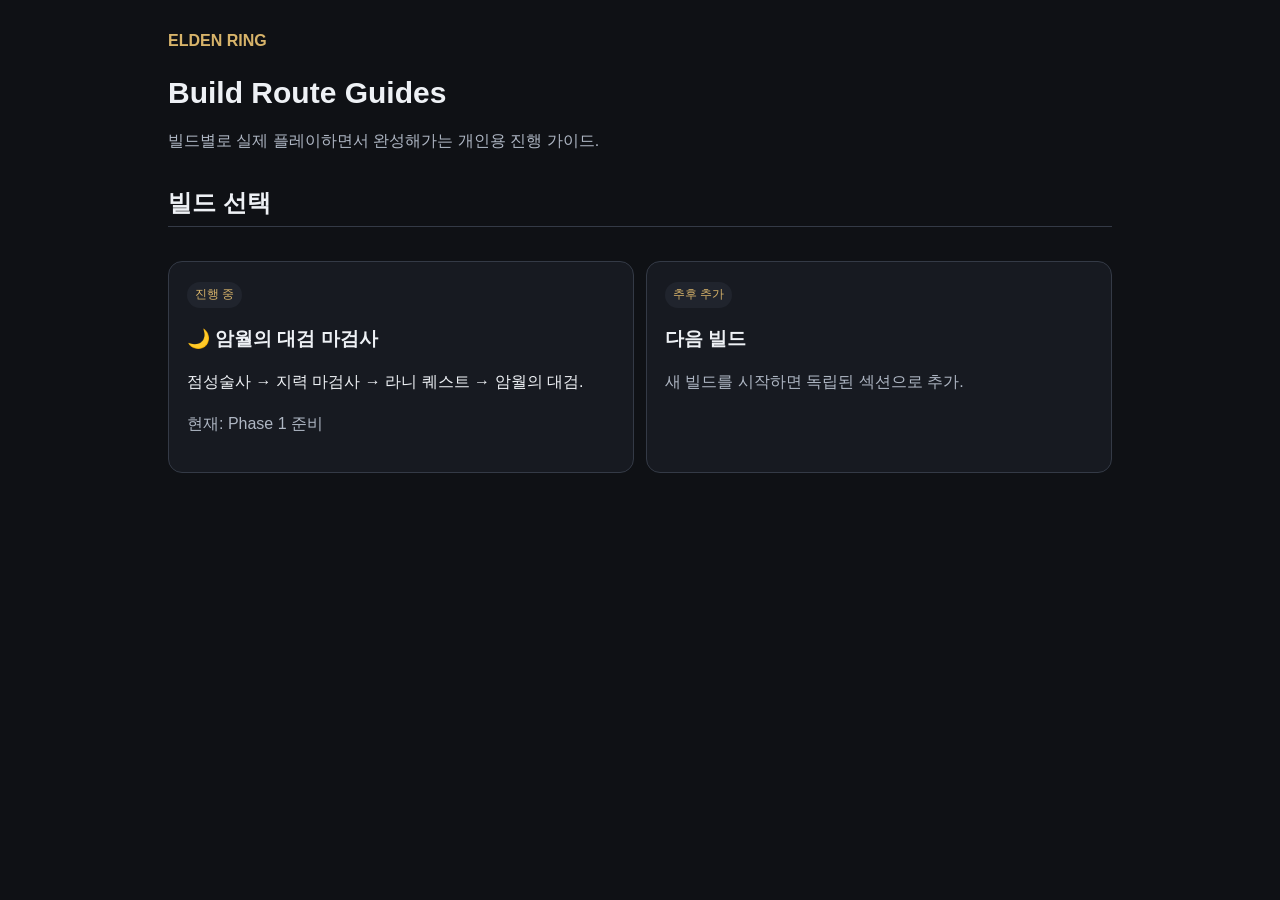
<file: index.html>
<!doctype html><html lang="ko"><head><meta charset="utf-8"><meta name="viewport" content="width=device-width,initial-scale=1"><title>Elden Ring Build Guides</title><link rel="stylesheet" href="assets/css/style.css"></head><body><main><div class="subtitle">ELDEN RING</div><h1>Build Route Guides</h1><p class="muted">빌드별로 실제 플레이하면서 완성해가는 개인용 진행 가이드.</p><h2>빌드 선택</h2><div class="grid"><a class="card build-card" href="builds/dark-moon-greatsword/index.html"><span class="status">진행 중</span><h3>🌙 암월의 대검 마검사</h3><p>점성술사 → 지력 마검사 → 라니 퀘스트 → 암월의 대검.</p><p class="muted">현재: Phase 1 준비</p></a><div class="card"><span class="status">추후 추가</span><h3>다음 빌드</h3><p class="muted">새 빌드를 시작하면 독립된 섹션으로 추가.</p></div></div></main></body></html>
</file>
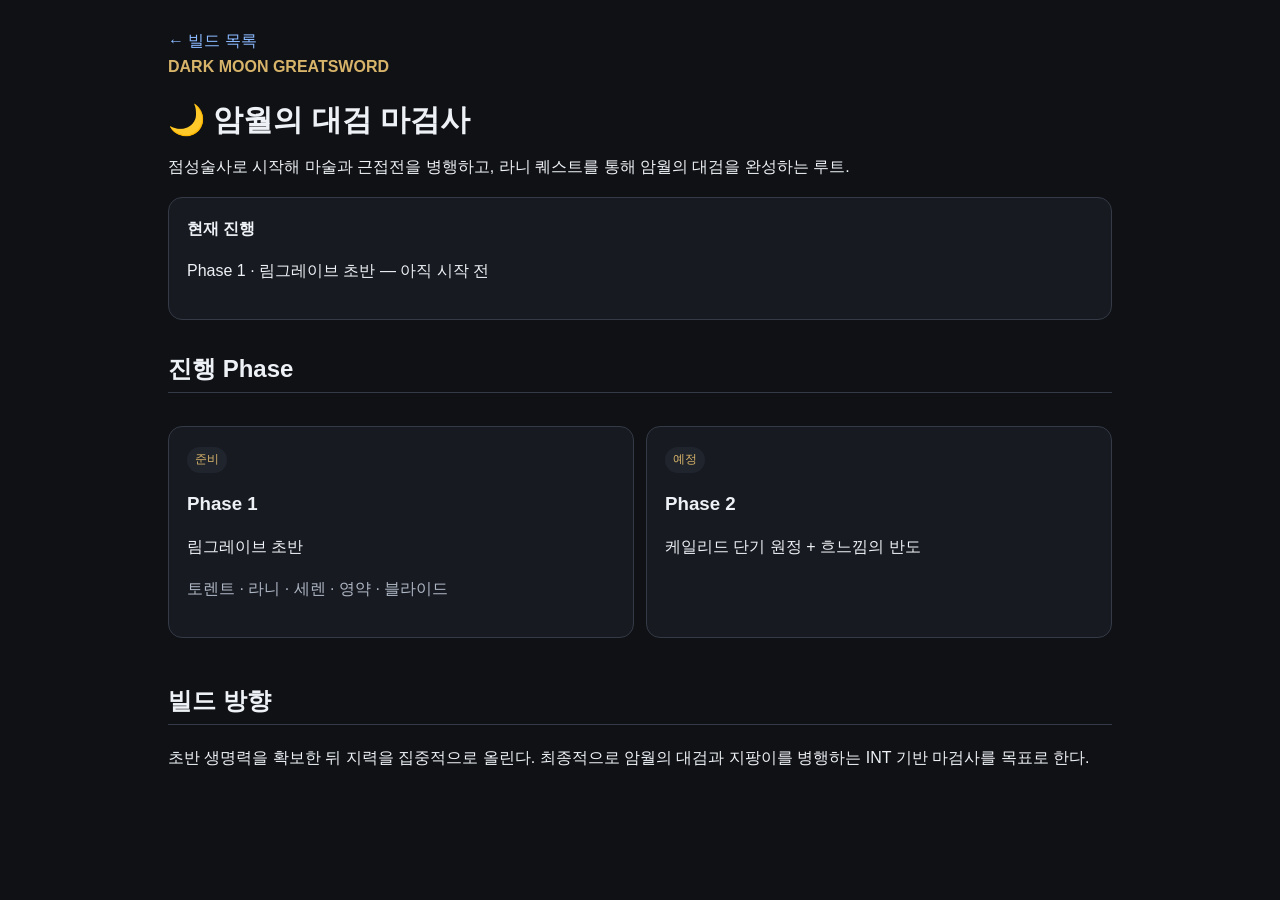
<file: builds/dark-moon-greatsword/index.html>
<!doctype html><html lang="ko"><head><meta charset="utf-8"><meta name="viewport" content="width=device-width,initial-scale=1"><title>암월의 대검 마검사</title><link rel="stylesheet" href="../../assets/css/style.css"></head><body><main><a href="../../index.html">← 빌드 목록</a><div class="subtitle">DARK MOON GREATSWORD</div><h1>🌙 암월의 대검 마검사</h1><p>점성술사로 시작해 마술과 근접전을 병행하고, 라니 퀘스트를 통해 암월의 대검을 완성하는 루트.</p><div class="card"><b>현재 진행</b><p>Phase 1 · 림그레이브 초반 — 아직 시작 전</p></div><h2>진행 Phase</h2><div class="grid"><a class="card build-card" href="phase-01.html"><span class="status">준비</span><h3>Phase 1</h3><p>림그레이브 초반</p><p class="muted">토렌트 · 라니 · 세렌 · 영약 · 블라이드</p></a><div class="card"><span class="status">예정</span><h3>Phase 2</h3><p>케일리드 단기 원정 + 흐느낌의 반도</p></div></div><h2>빌드 방향</h2><p>초반 생명력을 확보한 뒤 지력을 집중적으로 올린다. 최종적으로 암월의 대검과 지팡이를 병행하는 INT 기반 마검사를 목표로 한다.</p></main></body></html>
</file>
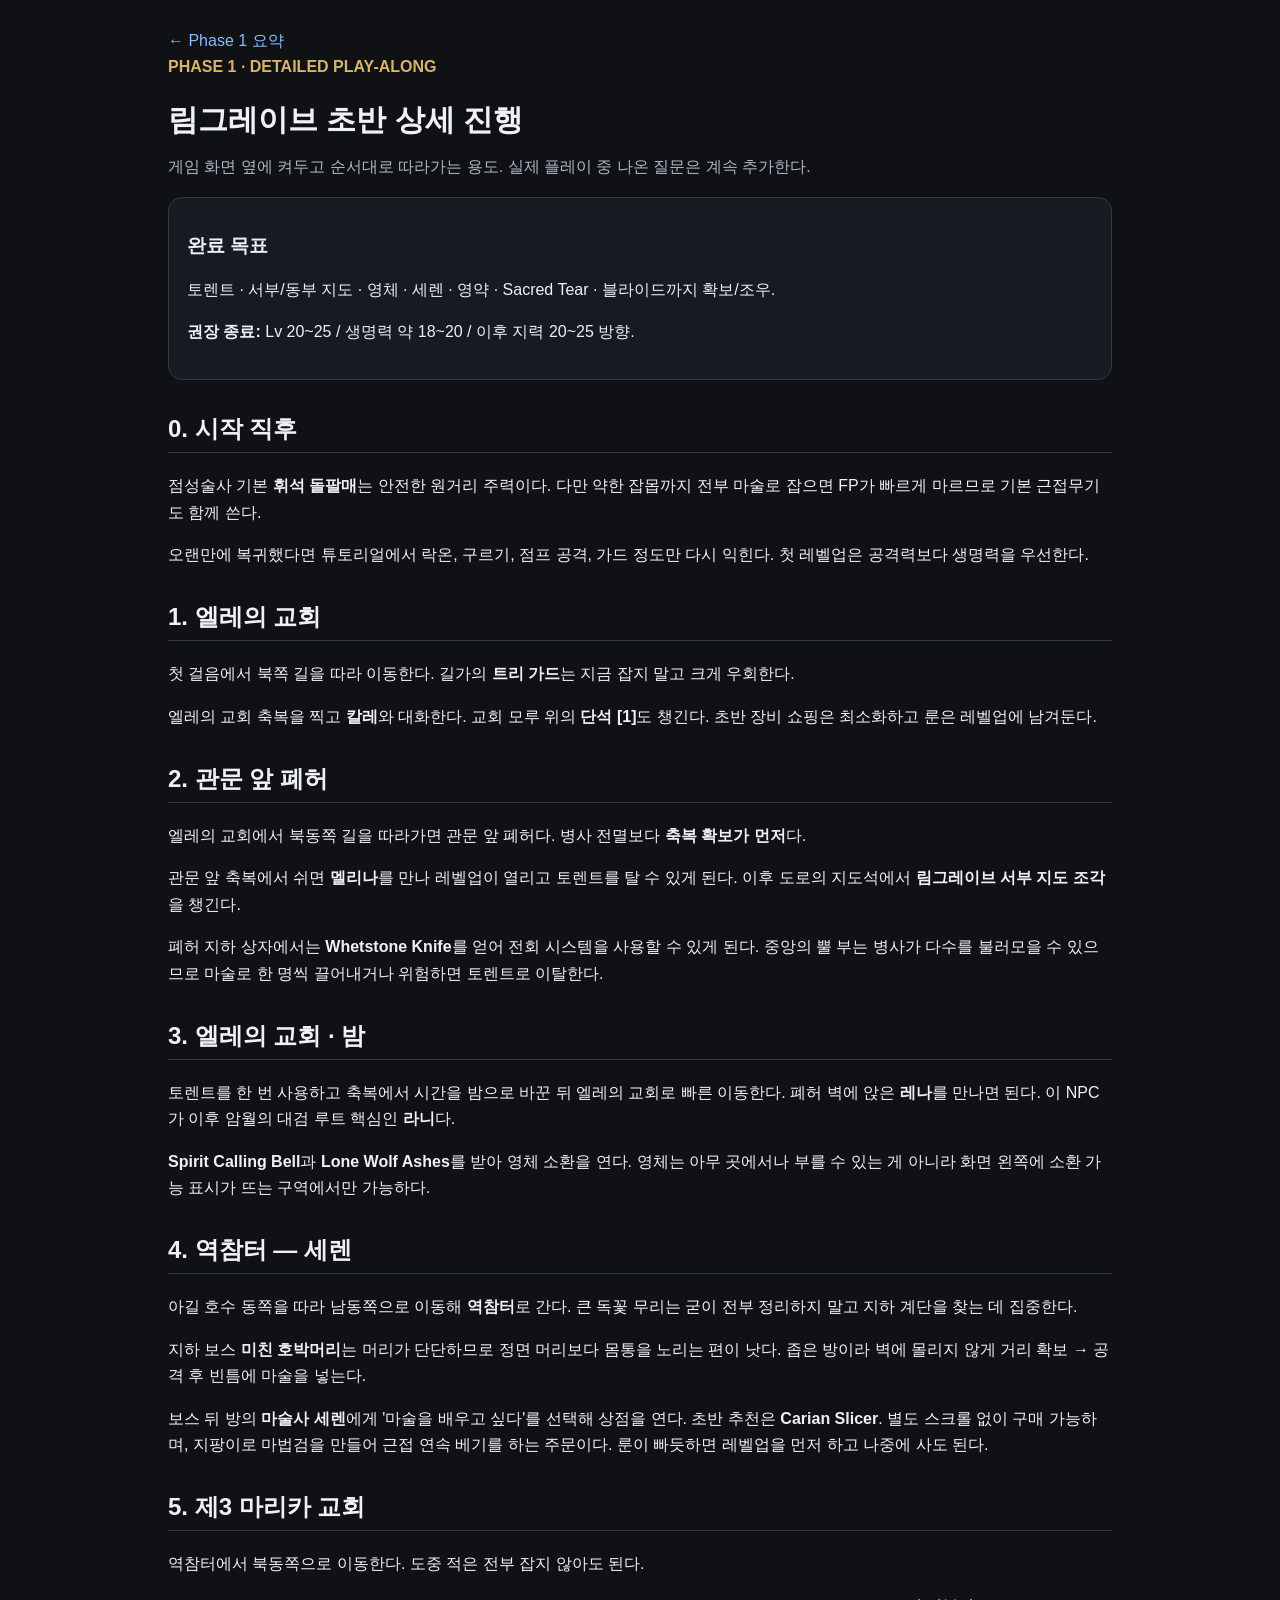
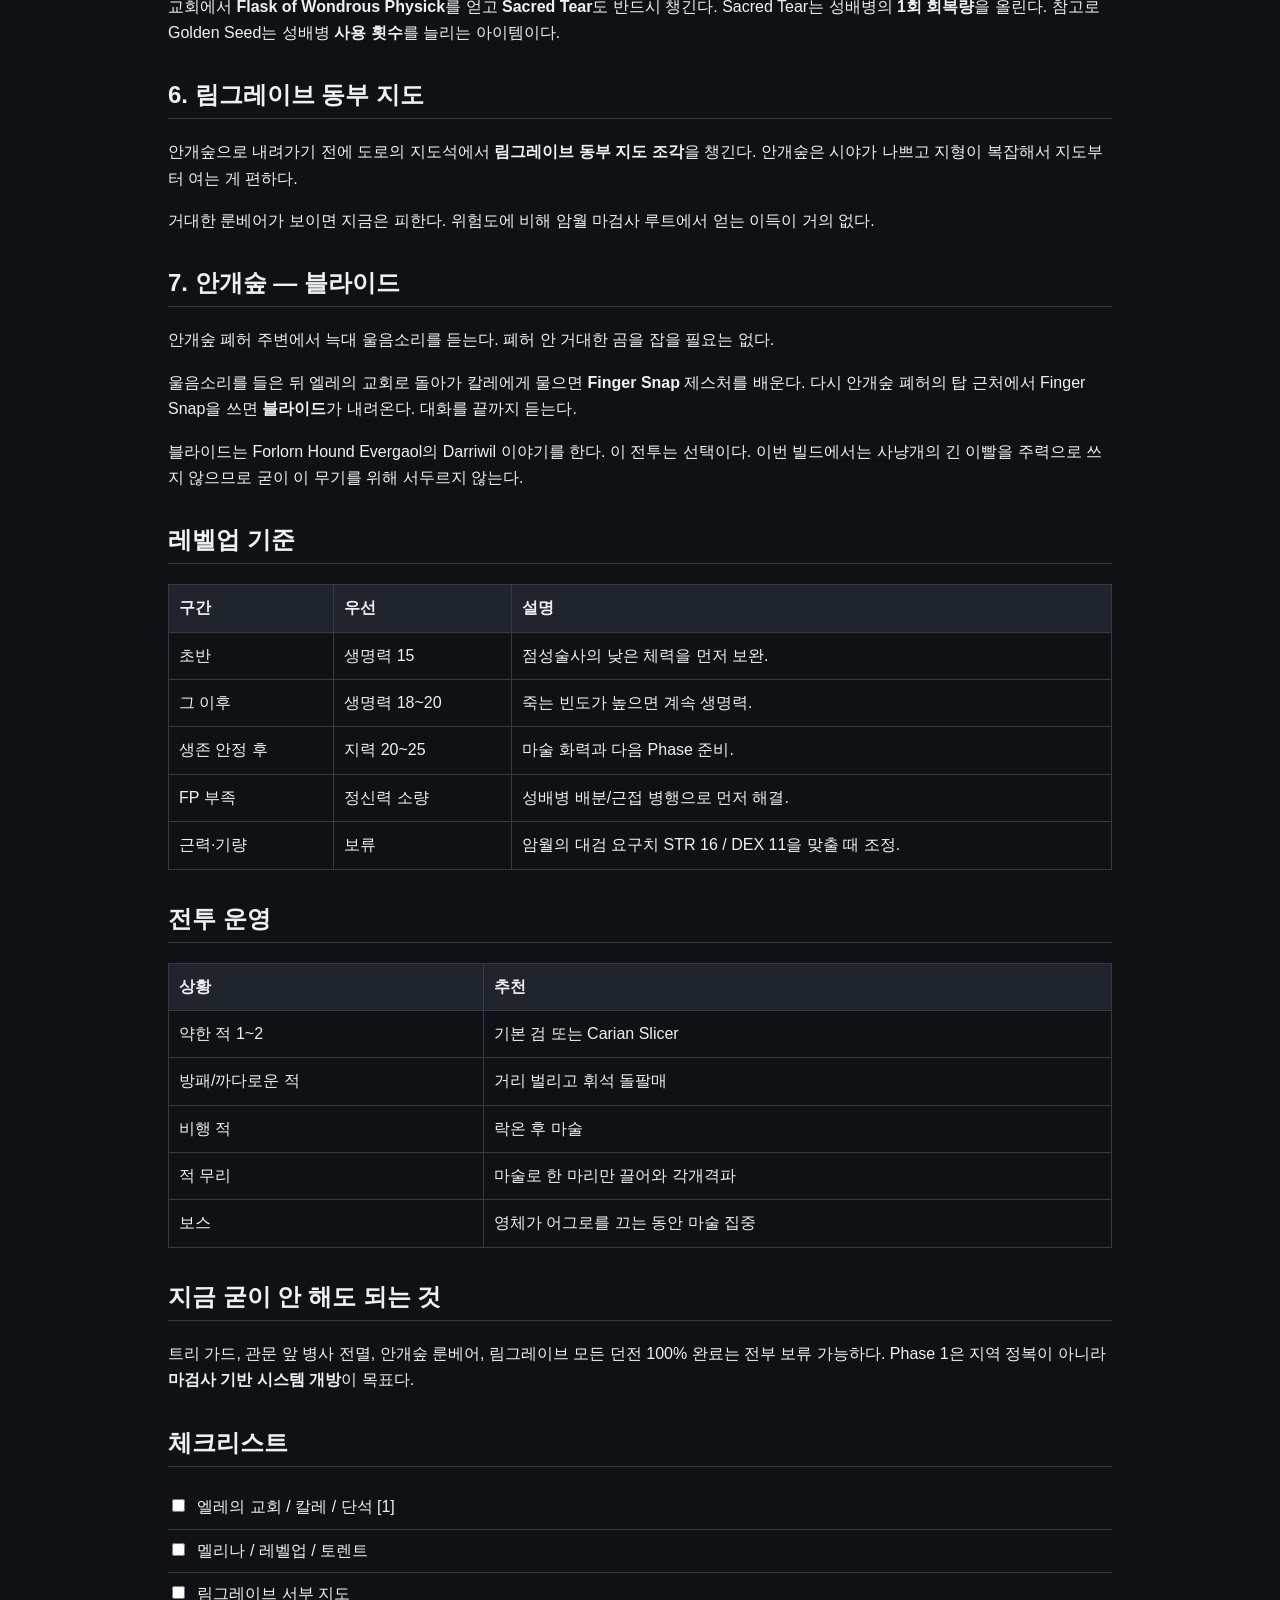
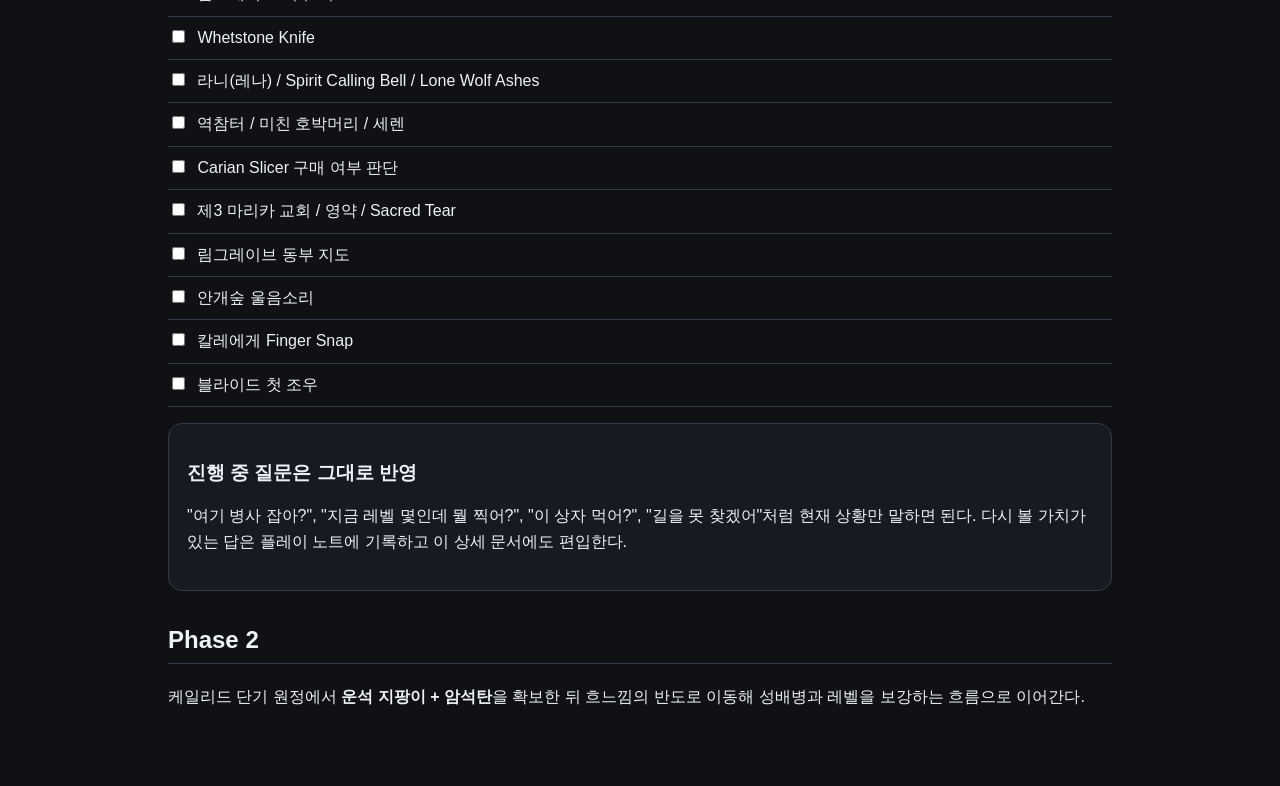
<file: builds/dark-moon-greatsword/phase-01-detailed.html>
<!doctype html><html lang="ko"><head><meta charset="utf-8"><meta name="viewport" content="width=device-width,initial-scale=1"><title>Phase 1 상세 가이드</title><link rel="stylesheet" href="../../assets/css/style.css"></head><body><main><a href="phase-01.html">← Phase 1 요약</a><div class="subtitle">PHASE 1 · DETAILED PLAY-ALONG</div><h1>림그레이브 초반 상세 진행</h1><p class="muted">게임 화면 옆에 켜두고 순서대로 따라가는 용도. 실제 플레이 중 나온 질문은 계속 추가한다.</p><div class="card"><h3>완료 목표</h3><p>토렌트 · 서부/동부 지도 · 영체 · 세렌 · 영약 · Sacred Tear · 블라이드까지 확보/조우.</p><p><b>권장 종료:</b> Lv 20~25 / 생명력 약 18~20 / 이후 지력 20~25 방향.</p></div><h2>0. 시작 직후</h2><p>점성술사 기본 <b>휘석 돌팔매</b>는 안전한 원거리 주력이다. 다만 약한 잡몹까지 전부 마술로 잡으면 FP가 빠르게 마르므로 기본 근접무기도 함께 쓴다.</p><p>오랜만에 복귀했다면 튜토리얼에서 락온, 구르기, 점프 공격, 가드 정도만 다시 익힌다. 첫 레벨업은 공격력보다 생명력을 우선한다.</p><h2>1. 엘레의 교회</h2><p>첫 걸음에서 북쪽 길을 따라 이동한다. 길가의 <b>트리 가드</b>는 지금 잡지 말고 크게 우회한다.</p><p>엘레의 교회 축복을 찍고 <b>칼레</b>와 대화한다. 교회 모루 위의 <b>단석 [1]</b>도 챙긴다. 초반 장비 쇼핑은 최소화하고 룬은 레벨업에 남겨둔다.</p><h2>2. 관문 앞 폐허</h2><p>엘레의 교회에서 북동쪽 길을 따라가면 관문 앞 폐허다. 병사 전멸보다 <b>축복 확보가 먼저</b>다.</p><p>관문 앞 축복에서 쉬면 <b>멜리나</b>를 만나 레벨업이 열리고 토렌트를 탈 수 있게 된다. 이후 도로의 지도석에서 <b>림그레이브 서부 지도 조각</b>을 챙긴다.</p><p>폐허 지하 상자에서는 <b>Whetstone Knife</b>를 얻어 전회 시스템을 사용할 수 있게 된다. 중앙의 뿔 부는 병사가 다수를 불러모을 수 있으므로 마술로 한 명씩 끌어내거나 위험하면 토렌트로 이탈한다.</p><h2>3. 엘레의 교회 · 밤</h2><p>토렌트를 한 번 사용하고 축복에서 시간을 밤으로 바꾼 뒤 엘레의 교회로 빠른 이동한다. 폐허 벽에 앉은 <b>레나</b>를 만나면 된다. 이 NPC가 이후 암월의 대검 루트 핵심인 <b>라니</b>다.</p><p><b>Spirit Calling Bell</b>과 <b>Lone Wolf Ashes</b>를 받아 영체 소환을 연다. 영체는 아무 곳에서나 부를 수 있는 게 아니라 화면 왼쪽에 소환 가능 표시가 뜨는 구역에서만 가능하다.</p><h2>4. 역참터 — 세렌</h2><p>아길 호수 동쪽을 따라 남동쪽으로 이동해 <b>역참터</b>로 간다. 큰 독꽃 무리는 굳이 전부 정리하지 말고 지하 계단을 찾는 데 집중한다.</p><p>지하 보스 <b>미친 호박머리</b>는 머리가 단단하므로 정면 머리보다 몸통을 노리는 편이 낫다. 좁은 방이라 벽에 몰리지 않게 거리 확보 → 공격 후 빈틈에 마술을 넣는다.</p><p>보스 뒤 방의 <b>마술사 세렌</b>에게 '마술을 배우고 싶다'를 선택해 상점을 연다. 초반 추천은 <b>Carian Slicer</b>. 별도 스크롤 없이 구매 가능하며, 지팡이로 마법검을 만들어 근접 연속 베기를 하는 주문이다. 룬이 빠듯하면 레벨업을 먼저 하고 나중에 사도 된다.</p><h2>5. 제3 마리카 교회</h2><p>역참터에서 북동쪽으로 이동한다. 도중 적은 전부 잡지 않아도 된다.</p><p>교회에서 <b>Flask of Wondrous Physick</b>를 얻고 <b>Sacred Tear</b>도 반드시 챙긴다. Sacred Tear는 성배병의 <b>1회 회복량</b>을 올린다. 참고로 Golden Seed는 성배병 <b>사용 횟수</b>를 늘리는 아이템이다.</p><h2>6. 림그레이브 동부 지도</h2><p>안개숲으로 내려가기 전에 도로의 지도석에서 <b>림그레이브 동부 지도 조각</b>을 챙긴다. 안개숲은 시야가 나쁘고 지형이 복잡해서 지도부터 여는 게 편하다.</p><p>거대한 룬베어가 보이면 지금은 피한다. 위험도에 비해 암월 마검사 루트에서 얻는 이득이 거의 없다.</p><h2>7. 안개숲 — 블라이드</h2><p>안개숲 폐허 주변에서 늑대 울음소리를 듣는다. 폐허 안 거대한 곰을 잡을 필요는 없다.</p><p>울음소리를 들은 뒤 엘레의 교회로 돌아가 칼레에게 물으면 <b>Finger Snap</b> 제스처를 배운다. 다시 안개숲 폐허의 탑 근처에서 Finger Snap을 쓰면 <b>블라이드</b>가 내려온다. 대화를 끝까지 듣는다.</p><p>블라이드는 Forlorn Hound Evergaol의 Darriwil 이야기를 한다. 이 전투는 선택이다. 이번 빌드에서는 사냥개의 긴 이빨을 주력으로 쓰지 않으므로 굳이 이 무기를 위해 서두르지 않는다.</p><h2>레벨업 기준</h2><table><tr><th>구간</th><th>우선</th><th>설명</th></tr><tr><td>초반</td><td>생명력 15</td><td>점성술사의 낮은 체력을 먼저 보완.</td></tr><tr><td>그 이후</td><td>생명력 18~20</td><td>죽는 빈도가 높으면 계속 생명력.</td></tr><tr><td>생존 안정 후</td><td>지력 20~25</td><td>마술 화력과 다음 Phase 준비.</td></tr><tr><td>FP 부족</td><td>정신력 소량</td><td>성배병 배분/근접 병행으로 먼저 해결.</td></tr><tr><td>근력·기량</td><td>보류</td><td>암월의 대검 요구치 STR 16 / DEX 11을 맞출 때 조정.</td></tr></table><h2>전투 운영</h2><table><tr><th>상황</th><th>추천</th></tr><tr><td>약한 적 1~2</td><td>기본 검 또는 Carian Slicer</td></tr><tr><td>방패/까다로운 적</td><td>거리 벌리고 휘석 돌팔매</td></tr><tr><td>비행 적</td><td>락온 후 마술</td></tr><tr><td>적 무리</td><td>마술로 한 마리만 끌어와 각개격파</td></tr><tr><td>보스</td><td>영체가 어그로를 끄는 동안 마술 집중</td></tr></table><h2>지금 굳이 안 해도 되는 것</h2><p>트리 가드, 관문 앞 병사 전멸, 안개숲 룬베어, 림그레이브 모든 던전 100% 완료는 전부 보류 가능하다. Phase 1은 지역 정복이 아니라 <b>마검사 기반 시스템 개방</b>이 목표다.</p><h2>체크리스트</h2><ul class="checklist"><li><label><input type="checkbox"> 엘레의 교회 / 칼레 / 단석 [1]</label></li><li><label><input type="checkbox"> 멜리나 / 레벨업 / 토렌트</label></li><li><label><input type="checkbox"> 림그레이브 서부 지도</label></li><li><label><input type="checkbox"> Whetstone Knife</label></li><li><label><input type="checkbox"> 라니(레나) / Spirit Calling Bell / Lone Wolf Ashes</label></li><li><label><input type="checkbox"> 역참터 / 미친 호박머리 / 세렌</label></li><li><label><input type="checkbox"> Carian Slicer 구매 여부 판단</label></li><li><label><input type="checkbox"> 제3 마리카 교회 / 영약 / Sacred Tear</label></li><li><label><input type="checkbox"> 림그레이브 동부 지도</label></li><li><label><input type="checkbox"> 안개숲 울음소리</label></li><li><label><input type="checkbox"> 칼레에게 Finger Snap</label></li><li><label><input type="checkbox"> 블라이드 첫 조우</label></li></ul><div class="card"><h3>진행 중 질문은 그대로 반영</h3><p>"여기 병사 잡아?", "지금 레벨 몇인데 뭘 찍어?", "이 상자 먹어?", "길을 못 찾겠어"처럼 현재 상황만 말하면 된다. 다시 볼 가치가 있는 답은 플레이 노트에 기록하고 이 상세 문서에도 편입한다.</p></div><h2>Phase 2</h2><p>케일리드 단기 원정에서 <b>운석 지팡이 + 암석탄</b>을 확보한 뒤 흐느낌의 반도로 이동해 성배병과 레벨을 보강하는 흐름으로 이어간다.</p></main></body></html>
</file>
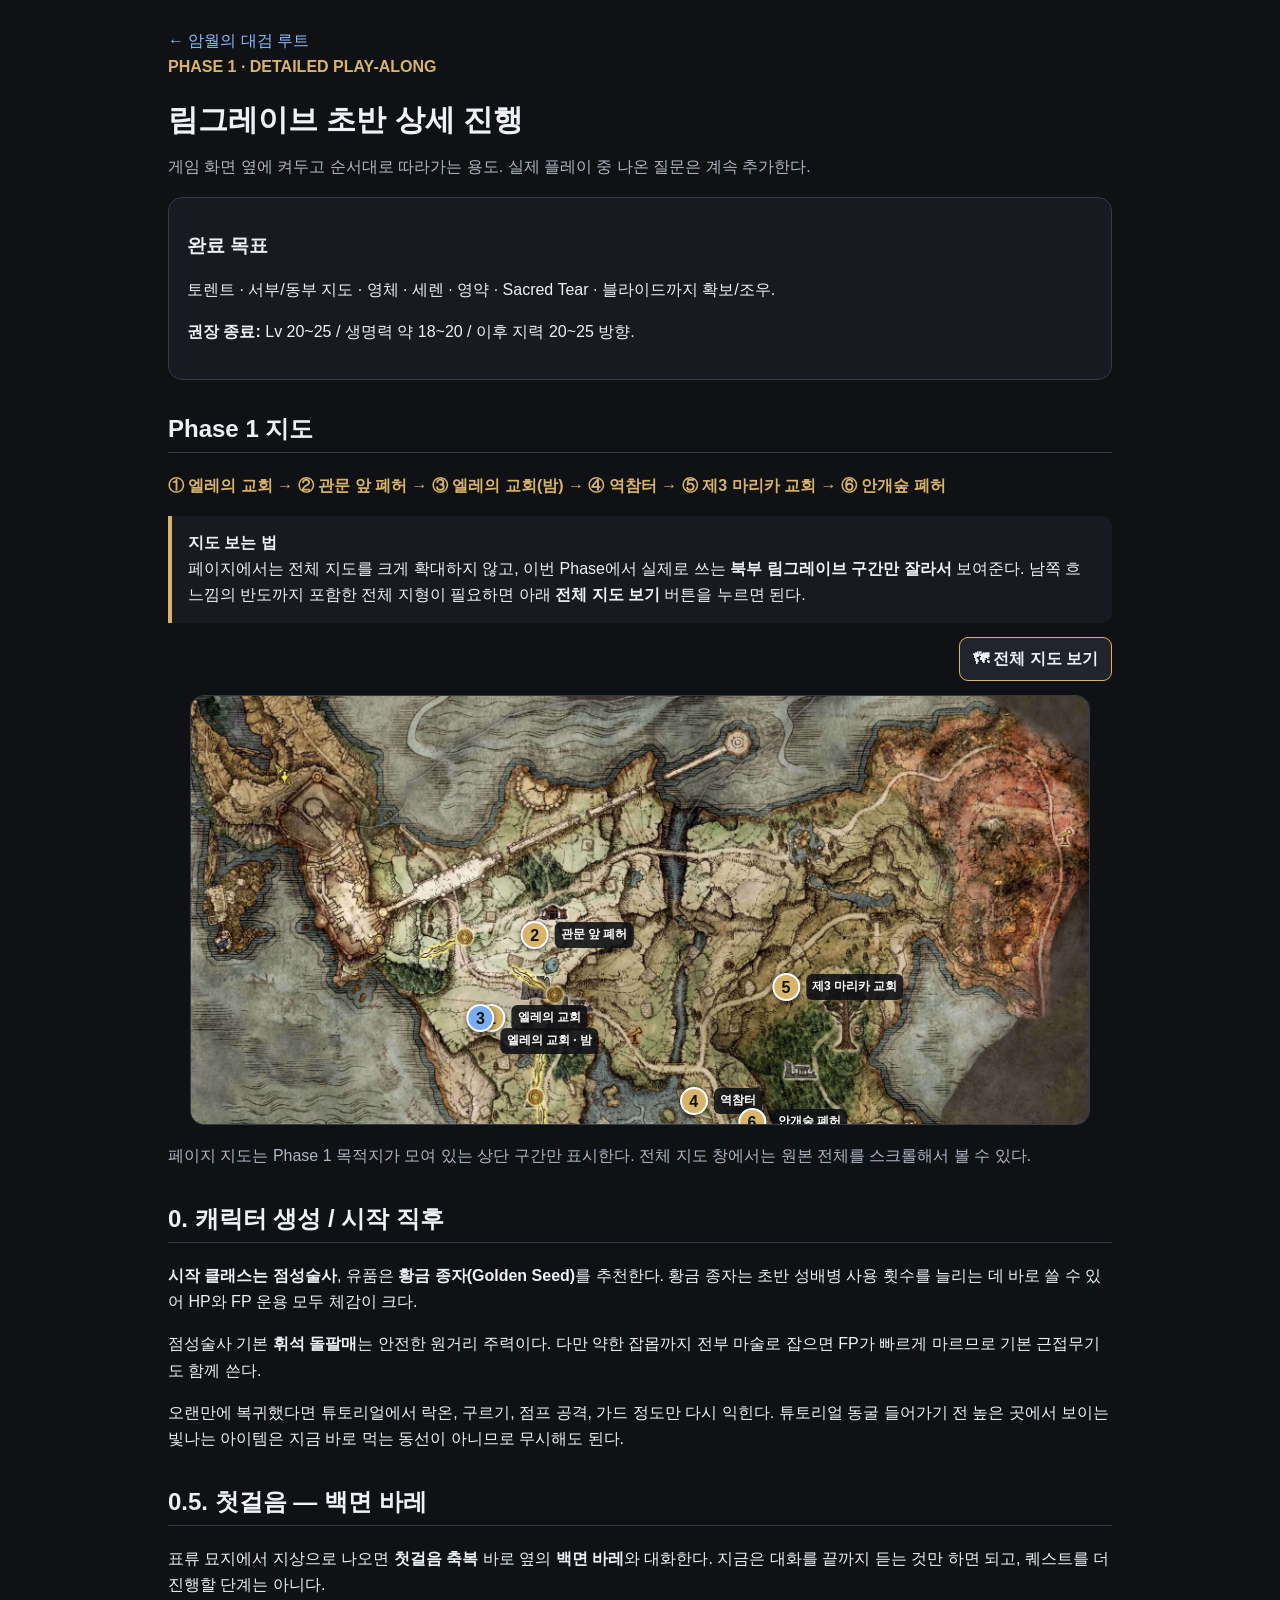
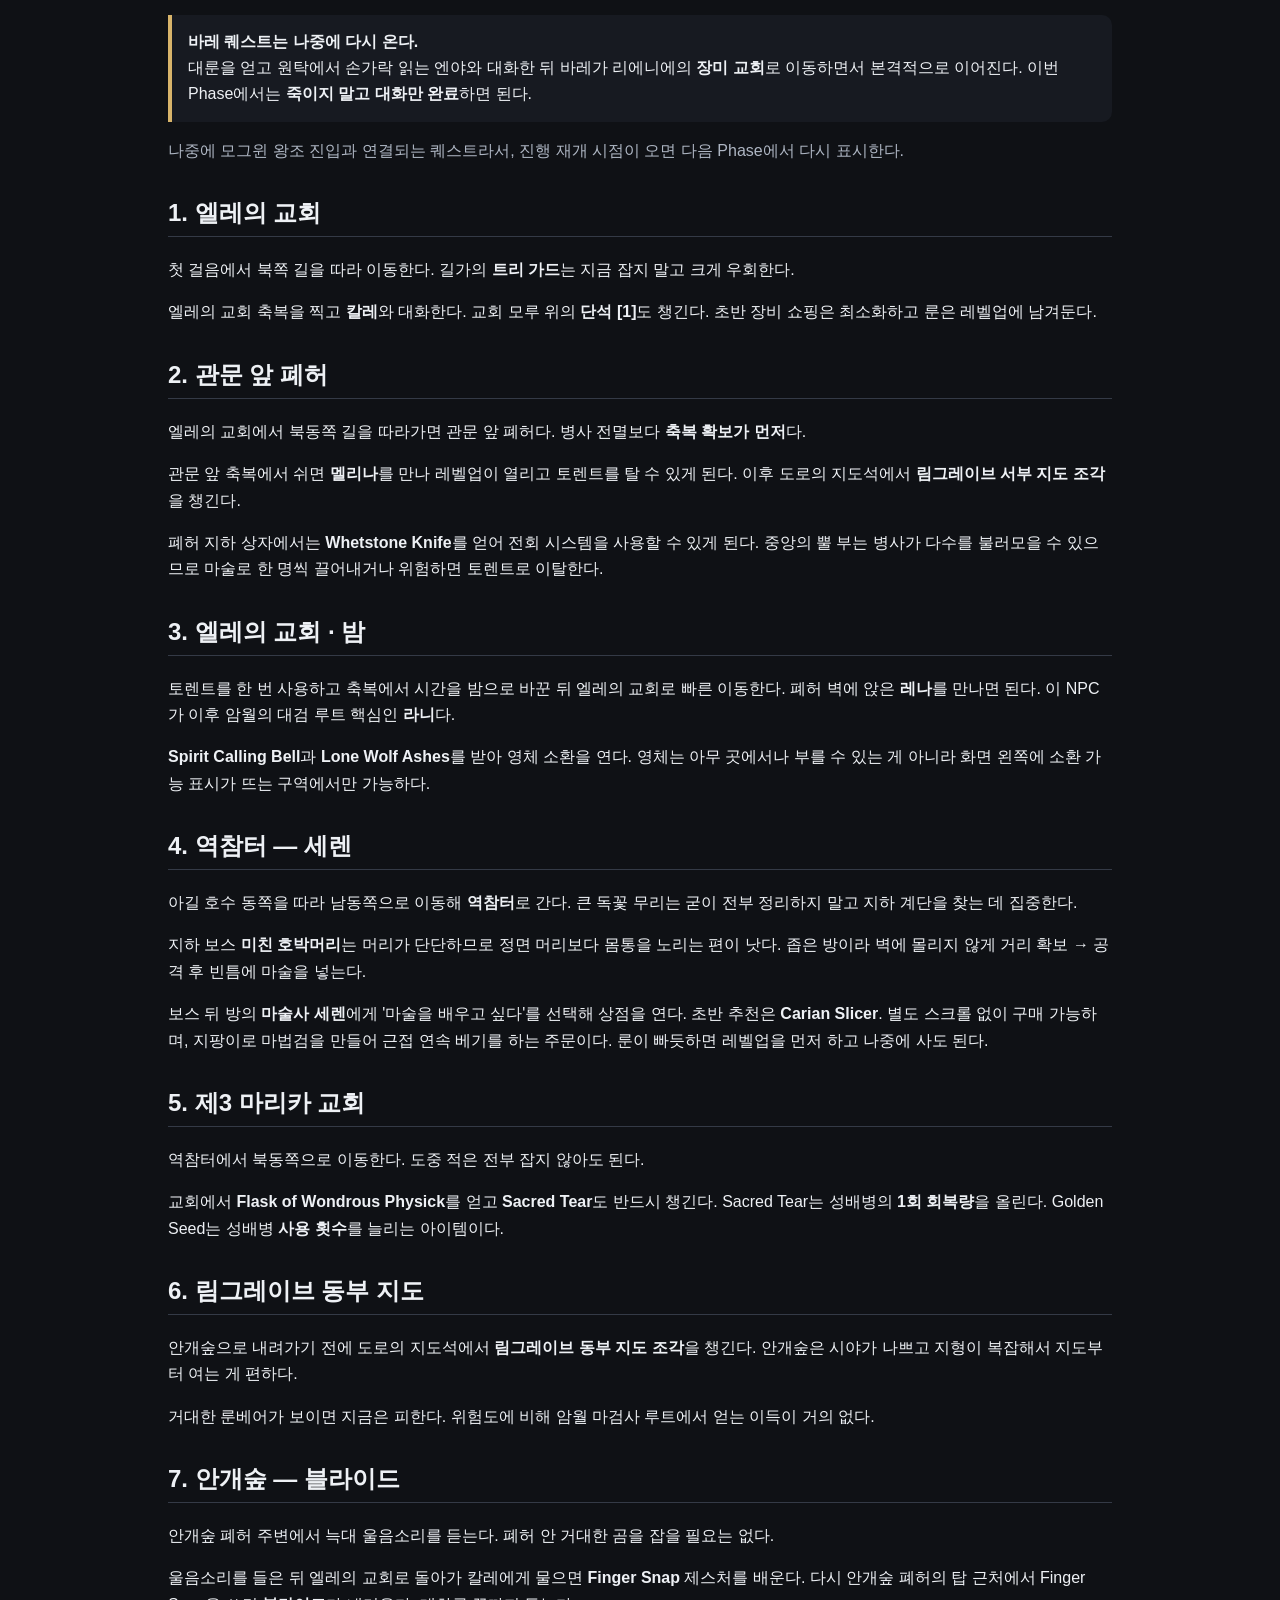
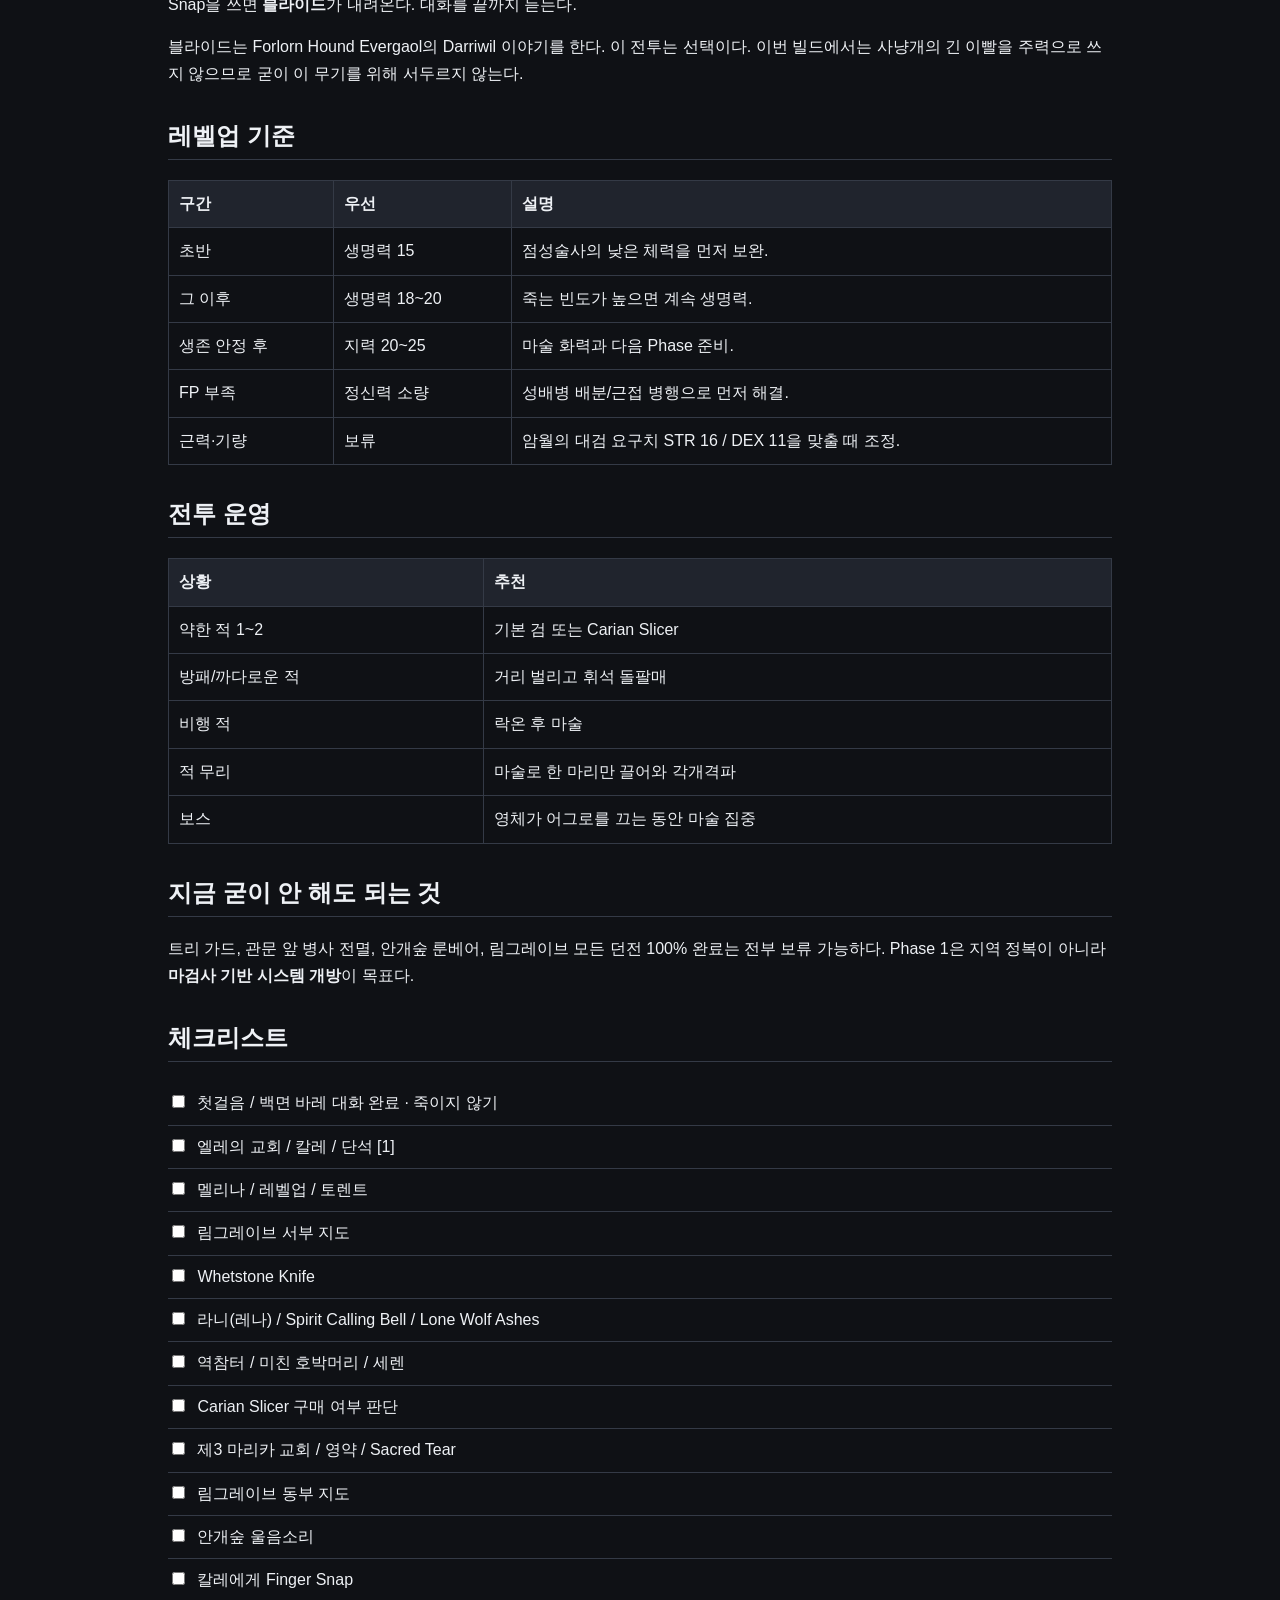
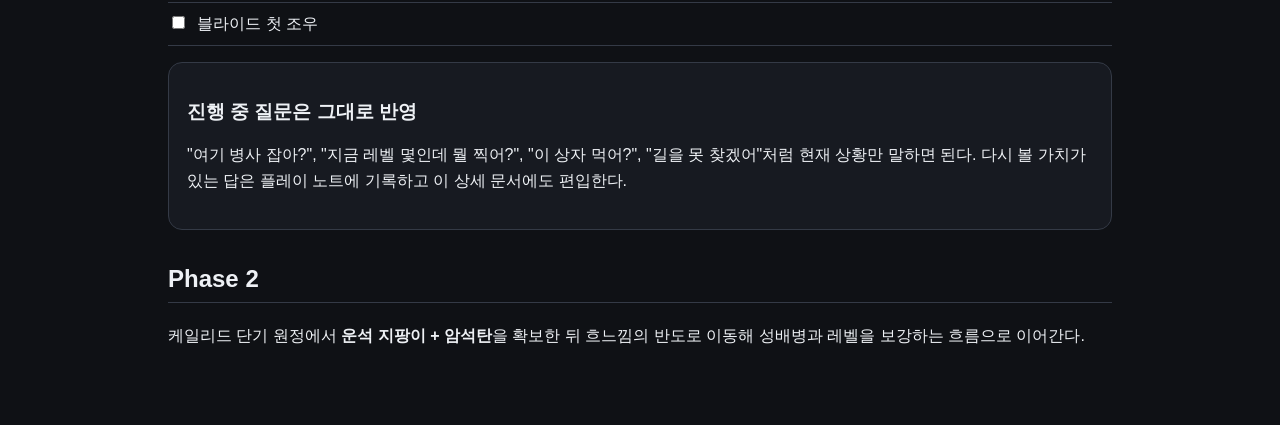
<file: builds/dark-moon-greatsword/phase-01.html>
<!doctype html><html lang="ko"><head><meta charset="utf-8"><meta name="viewport" content="width=device-width,initial-scale=1"><title>Phase 1 상세 가이드</title><link rel="stylesheet" href="../../assets/css/style.css"></head><body><main><a href="index.html">← 암월의 대검 루트</a><div class="subtitle">PHASE 1 · DETAILED PLAY-ALONG</div><h1>림그레이브 초반 상세 진행</h1><p class="muted">게임 화면 옆에 켜두고 순서대로 따라가는 용도. 실제 플레이 중 나온 질문은 계속 추가한다.</p><div class="card"><h3>완료 목표</h3><p>토렌트 · 서부/동부 지도 · 영체 · 세렌 · 영약 · Sacred Tear · 블라이드까지 확보/조우.</p><p><b>권장 종료:</b> Lv 20~25 / 생명력 약 18~20 / 이후 지력 20~25 방향.</p></div><h2>Phase 1 지도</h2><p class="route-summary">① 엘레의 교회 → ② 관문 앞 폐허 → ③ 엘레의 교회(밤) → ④ 역참터 → ⑤ 제3 마리카 교회 → ⑥ 안개숲 폐허</p><div class="callout"><b>지도 보는 법</b><br>페이지에서는 전체 지도를 크게 확대하지 않고, 이번 Phase에서 실제로 쓰는 <b>북부 림그레이브 구간만 잘라서</b> 보여준다. 남쪽 흐느낌의 반도까지 포함한 전체 지형이 필요하면 아래 <b>전체 지도 보기</b> 버튼을 누르면 된다.</div><div class="map-toolbar"><button class="map-button" type="button" onclick="document.getElementById('fullMap').showModal()">🗺 전체 지도 보기</button></div><div class="map-zoom-viewport" aria-label="Phase 1 진행 구간 지도"><div class="map-canvas"><img src="../../assets/images/maps/limgrave-reference.jpg" alt="림그레이브 Phase 1 진행 구간 지도"><div class="pin p1"><span>1</span><b>엘레의 교회</b></div><div class="pin p2"><span>2</span><b>관문 앞 폐허</b></div><div class="pin p3"><span>3</span><b>엘레의 교회 · 밤</b></div><div class="pin p4"><span>4</span><b>역참터</b></div><div class="pin p5"><span>5</span><b>제3 마리카 교회</b></div><div class="pin p6"><span>6</span><b>안개숲 폐허</b></div></div></div><p class="muted">페이지 지도는 Phase 1 목적지가 모여 있는 상단 구간만 표시한다. 전체 지도 창에서는 원본 전체를 스크롤해서 볼 수 있다.</p><dialog id="fullMap" class="map-dialog"><div class="map-dialog-header"><strong>림그레이브 전체 지도</strong><button class="map-close" type="button" onclick="document.getElementById('fullMap').close()">닫기 ✕</button></div><div class="map-dialog-body"><div class="map-full-canvas"><img src="../../assets/images/maps/limgrave-reference.jpg" alt="림그레이브 전체 참고 지도"><div class="pin p1"><span>1</span><b>엘레의 교회</b></div><div class="pin p2"><span>2</span><b>관문 앞 폐허</b></div><div class="pin p3"><span>3</span><b>엘레의 교회 · 밤</b></div><div class="pin p4"><span>4</span><b>역참터</b></div><div class="pin p5"><span>5</span><b>제3 마리카 교회</b></div><div class="pin p6"><span>6</span><b>안개숲 폐허</b></div></div></div></dialog><h2>0. 캐릭터 생성 / 시작 직후</h2><p><b>시작 클래스는 점성술사</b>, 유품은 <b>황금 종자(Golden Seed)</b>를 추천한다. 황금 종자는 초반 성배병 사용 횟수를 늘리는 데 바로 쓸 수 있어 HP와 FP 운용 모두 체감이 크다.</p><p>점성술사 기본 <b>휘석 돌팔매</b>는 안전한 원거리 주력이다. 다만 약한 잡몹까지 전부 마술로 잡으면 FP가 빠르게 마르므로 기본 근접무기도 함께 쓴다.</p><p>오랜만에 복귀했다면 튜토리얼에서 락온, 구르기, 점프 공격, 가드 정도만 다시 익힌다. 튜토리얼 동굴 들어가기 전 높은 곳에서 보이는 빛나는 아이템은 지금 바로 먹는 동선이 아니므로 무시해도 된다.</p><h2>0.5. 첫걸음 — 백면 바레</h2><p>표류 묘지에서 지상으로 나오면 <b>첫걸음 축복</b> 바로 옆의 <b>백면 바레</b>와 대화한다. 지금은 대화를 끝까지 듣는 것만 하면 되고, 퀘스트를 더 진행할 단계는 아니다.</p><div class="callout"><b>바레 퀘스트는 나중에 다시 온다.</b><br>대룬을 얻고 원탁에서 손가락 읽는 엔야와 대화한 뒤 바레가 리에니에의 <b>장미 교회</b>로 이동하면서 본격적으로 이어진다. 이번 Phase에서는 <b>죽이지 말고 대화만 완료</b>하면 된다.</div><p class="muted">나중에 모그윈 왕조 진입과 연결되는 퀘스트라서, 진행 재개 시점이 오면 다음 Phase에서 다시 표시한다.</p><h2>1. 엘레의 교회</h2><p>첫 걸음에서 북쪽 길을 따라 이동한다. 길가의 <b>트리 가드</b>는 지금 잡지 말고 크게 우회한다.</p><p>엘레의 교회 축복을 찍고 <b>칼레</b>와 대화한다. 교회 모루 위의 <b>단석 [1]</b>도 챙긴다. 초반 장비 쇼핑은 최소화하고 룬은 레벨업에 남겨둔다.</p><h2>2. 관문 앞 폐허</h2><p>엘레의 교회에서 북동쪽 길을 따라가면 관문 앞 폐허다. 병사 전멸보다 <b>축복 확보가 먼저</b>다.</p><p>관문 앞 축복에서 쉬면 <b>멜리나</b>를 만나 레벨업이 열리고 토렌트를 탈 수 있게 된다. 이후 도로의 지도석에서 <b>림그레이브 서부 지도 조각</b>을 챙긴다.</p><p>폐허 지하 상자에서는 <b>Whetstone Knife</b>를 얻어 전회 시스템을 사용할 수 있게 된다. 중앙의 뿔 부는 병사가 다수를 불러모을 수 있으므로 마술로 한 명씩 끌어내거나 위험하면 토렌트로 이탈한다.</p><h2>3. 엘레의 교회 · 밤</h2><p>토렌트를 한 번 사용하고 축복에서 시간을 밤으로 바꾼 뒤 엘레의 교회로 빠른 이동한다. 폐허 벽에 앉은 <b>레나</b>를 만나면 된다. 이 NPC가 이후 암월의 대검 루트 핵심인 <b>라니</b>다.</p><p><b>Spirit Calling Bell</b>과 <b>Lone Wolf Ashes</b>를 받아 영체 소환을 연다. 영체는 아무 곳에서나 부를 수 있는 게 아니라 화면 왼쪽에 소환 가능 표시가 뜨는 구역에서만 가능하다.</p><h2>4. 역참터 — 세렌</h2><p>아길 호수 동쪽을 따라 남동쪽으로 이동해 <b>역참터</b>로 간다. 큰 독꽃 무리는 굳이 전부 정리하지 말고 지하 계단을 찾는 데 집중한다.</p><p>지하 보스 <b>미친 호박머리</b>는 머리가 단단하므로 정면 머리보다 몸통을 노리는 편이 낫다. 좁은 방이라 벽에 몰리지 않게 거리 확보 → 공격 후 빈틈에 마술을 넣는다.</p><p>보스 뒤 방의 <b>마술사 세렌</b>에게 '마술을 배우고 싶다'를 선택해 상점을 연다. 초반 추천은 <b>Carian Slicer</b>. 별도 스크롤 없이 구매 가능하며, 지팡이로 마법검을 만들어 근접 연속 베기를 하는 주문이다. 룬이 빠듯하면 레벨업을 먼저 하고 나중에 사도 된다.</p><h2>5. 제3 마리카 교회</h2><p>역참터에서 북동쪽으로 이동한다. 도중 적은 전부 잡지 않아도 된다.</p><p>교회에서 <b>Flask of Wondrous Physick</b>를 얻고 <b>Sacred Tear</b>도 반드시 챙긴다. Sacred Tear는 성배병의 <b>1회 회복량</b>을 올린다. Golden Seed는 성배병 <b>사용 횟수</b>를 늘리는 아이템이다.</p><h2>6. 림그레이브 동부 지도</h2><p>안개숲으로 내려가기 전에 도로의 지도석에서 <b>림그레이브 동부 지도 조각</b>을 챙긴다. 안개숲은 시야가 나쁘고 지형이 복잡해서 지도부터 여는 게 편하다.</p><p>거대한 룬베어가 보이면 지금은 피한다. 위험도에 비해 암월 마검사 루트에서 얻는 이득이 거의 없다.</p><h2>7. 안개숲 — 블라이드</h2><p>안개숲 폐허 주변에서 늑대 울음소리를 듣는다. 폐허 안 거대한 곰을 잡을 필요는 없다.</p><p>울음소리를 들은 뒤 엘레의 교회로 돌아가 칼레에게 물으면 <b>Finger Snap</b> 제스처를 배운다. 다시 안개숲 폐허의 탑 근처에서 Finger Snap을 쓰면 <b>블라이드</b>가 내려온다. 대화를 끝까지 듣는다.</p><p>블라이드는 Forlorn Hound Evergaol의 Darriwil 이야기를 한다. 이 전투는 선택이다. 이번 빌드에서는 사냥개의 긴 이빨을 주력으로 쓰지 않으므로 굳이 이 무기를 위해 서두르지 않는다.</p><h2>레벨업 기준</h2><table><tr><th>구간</th><th>우선</th><th>설명</th></tr><tr><td>초반</td><td>생명력 15</td><td>점성술사의 낮은 체력을 먼저 보완.</td></tr><tr><td>그 이후</td><td>생명력 18~20</td><td>죽는 빈도가 높으면 계속 생명력.</td></tr><tr><td>생존 안정 후</td><td>지력 20~25</td><td>마술 화력과 다음 Phase 준비.</td></tr><tr><td>FP 부족</td><td>정신력 소량</td><td>성배병 배분/근접 병행으로 먼저 해결.</td></tr><tr><td>근력·기량</td><td>보류</td><td>암월의 대검 요구치 STR 16 / DEX 11을 맞출 때 조정.</td></tr></table><h2>전투 운영</h2><table><tr><th>상황</th><th>추천</th></tr><tr><td>약한 적 1~2</td><td>기본 검 또는 Carian Slicer</td></tr><tr><td>방패/까다로운 적</td><td>거리 벌리고 휘석 돌팔매</td></tr><tr><td>비행 적</td><td>락온 후 마술</td></tr><tr><td>적 무리</td><td>마술로 한 마리만 끌어와 각개격파</td></tr><tr><td>보스</td><td>영체가 어그로를 끄는 동안 마술 집중</td></tr></table><h2>지금 굳이 안 해도 되는 것</h2><p>트리 가드, 관문 앞 병사 전멸, 안개숲 룬베어, 림그레이브 모든 던전 100% 완료는 전부 보류 가능하다. Phase 1은 지역 정복이 아니라 <b>마검사 기반 시스템 개방</b>이 목표다.</p><h2>체크리스트</h2><ul class="checklist"><li><label><input type="checkbox"> 첫걸음 / 백면 바레 대화 완료 · 죽이지 않기</label></li><li><label><input type="checkbox"> 엘레의 교회 / 칼레 / 단석 [1]</label></li><li><label><input type="checkbox"> 멜리나 / 레벨업 / 토렌트</label></li><li><label><input type="checkbox"> 림그레이브 서부 지도</label></li><li><label><input type="checkbox"> Whetstone Knife</label></li><li><label><input type="checkbox"> 라니(레나) / Spirit Calling Bell / Lone Wolf Ashes</label></li><li><label><input type="checkbox"> 역참터 / 미친 호박머리 / 세렌</label></li><li><label><input type="checkbox"> Carian Slicer 구매 여부 판단</label></li><li><label><input type="checkbox"> 제3 마리카 교회 / 영약 / Sacred Tear</label></li><li><label><input type="checkbox"> 림그레이브 동부 지도</label></li><li><label><input type="checkbox"> 안개숲 울음소리</label></li><li><label><input type="checkbox"> 칼레에게 Finger Snap</label></li><li><label><input type="checkbox"> 블라이드 첫 조우</label></li></ul><div class="card"><h3>진행 중 질문은 그대로 반영</h3><p>"여기 병사 잡아?", "지금 레벨 몇인데 뭘 찍어?", "이 상자 먹어?", "길을 못 찾겠어"처럼 현재 상황만 말하면 된다. 다시 볼 가치가 있는 답은 플레이 노트에 기록하고 이 상세 문서에도 편입한다.</p></div><h2>Phase 2</h2><p>케일리드 단기 원정에서 <b>운석 지팡이 + 암석탄</b>을 확보한 뒤 흐느낌의 반도로 이동해 성배병과 레벨을 보강하는 흐름으로 이어간다.</p></main><script>const d=document.getElementById('fullMap');d.addEventListener('click',e=>{if(e.target===d)d.close()});</script></body></html>
</file>
<file: assets/css/style.css>
:root{--bg:#0f1115;--panel:#171a21;--panel2:#20242d;--text:#eef1f5;--muted:#aeb6c3;--gold:#d8b46a;--blue:#79aef2;--green:#7dc6a2;--red:#d77b7b;--border:#343a46}*{box-sizing:border-box}body{margin:0;background:var(--bg);color:var(--text);font-family:-apple-system,BlinkMacSystemFont,"Segoe UI","Noto Sans KR",sans-serif;line-height:1.65}main{max-width:980px;margin:auto;padding:28px 18px 60px}a{color:#8bb9ff;text-decoration:none}a:hover{text-decoration:underline}h1,h2,h3{line-height:1.25}h1{font-size:30px;margin-bottom:8px}h2{margin-top:34px;border-bottom:1px solid var(--border);padding-bottom:8px}.subtitle,.gold{color:var(--gold);font-weight:700}.muted{color:var(--muted)}.card{background:var(--panel);border:1px solid var(--border);border-radius:14px;padding:18px;margin:14px 0}.grid{display:grid;grid-template-columns:repeat(auto-fit,minmax(220px,1fr));gap:12px}.step{display:grid;grid-template-columns:44px 1fr;gap:12px;background:var(--panel);border:1px solid var(--border);border-radius:12px;padding:13px;margin:10px 0}.step h3{margin:3px 0 6px}.num{width:36px;height:36px;border-radius:50%;display:grid;place-items:center;background:#292f3a;color:var(--gold);font-weight:800}table{width:100%;border-collapse:collapse;margin:12px 0}th,td{border:1px solid var(--border);padding:10px;text-align:left;vertical-align:top}th{background:var(--panel2)}.build-card{display:block;color:var(--text);transition:.15s}.build-card:hover{border-color:var(--gold);text-decoration:none}.status{display:inline-block;padding:3px 8px;border-radius:999px;background:var(--panel2);color:var(--gold);font-size:12px}.phase-nav{display:flex;gap:8px;flex-wrap:wrap;margin:18px 0}.phase-nav a{background:var(--panel2);padding:7px 11px;border-radius:8px}.map img,.reference img{width:100%;height:auto;border-radius:12px;border:1px solid var(--border)}.callout{border-left:4px solid var(--gold);background:var(--panel);padding:14px 16px;border-radius:0 10px 10px 0;margin:14px 0}.checklist{list-style:none;padding:0}.checklist li{padding:8px 0;border-bottom:1px solid var(--border)}.checklist input{margin-right:8px}.route-summary{font-weight:700;color:var(--gold)}.map-toolbar{display:flex;justify-content:flex-end;margin:10px 0}.map-button{appearance:none;border:1px solid var(--gold);background:var(--panel2);color:var(--text);font:inherit;font-weight:700;padding:8px 13px;border-radius:9px;cursor:pointer}.map-button:hover{background:#2a303b}.map-zoom-viewport{position:relative;max-width:900px;height:430px;margin:14px auto 18px;overflow:hidden;border-radius:14px;border:1px solid var(--border);background:#111}.map-canvas{position:absolute;width:100%;left:0;top:0}.map-canvas>img,.map-full-canvas>img{width:100%;height:auto;display:block}.pin{position:absolute;display:flex;align-items:center;gap:6px;transform:translate(-50%,-50%);z-index:2;white-space:nowrap}.pin span{width:28px;height:28px;border-radius:50%;display:grid;place-items:center;background:var(--gold);color:#111;font-weight:900;border:2px solid white;box-shadow:0 1px 5px rgba(0,0,0,.65)}.pin b{font-size:12px;background:rgba(15,17,21,.88);padding:3px 6px;border-radius:6px;color:#fff}.p1{left:38%;top:31%}.p2{left:43%;top:23%}.p3{left:38%;top:31%}.p3 span{background:var(--blue)}.p3 b{transform:translateY(23px)}.p4{left:59%;top:39%}.p5{left:72%;top:28%}.p6{left:67%;top:41%}.map-dialog{width:min(94vw,1100px);max-height:94vh;padding:0;border:1px solid var(--border);border-radius:14px;background:var(--panel);color:var(--text)}.map-dialog::backdrop{background:rgba(0,0,0,.82)}.map-dialog-header{display:flex;justify-content:space-between;align-items:center;gap:12px;padding:12px 14px;border-bottom:1px solid var(--border);position:sticky;top:0;background:var(--panel);z-index:4}.map-dialog-header strong{color:var(--gold)}.map-close{appearance:none;border:1px solid var(--border);background:var(--panel2);color:var(--text);font:inherit;padding:6px 10px;border-radius:8px;cursor:pointer}.map-dialog-body{max-height:calc(94vh - 58px);overflow:auto;padding:12px}.map-full-canvas{position:relative;width:100%;min-width:720px}.ref-grid{display:grid;grid-template-columns:repeat(auto-fit,minmax(250px,1fr));gap:14px}.ref-grid figure{margin:0}.ref-grid figcaption{font-size:13px;color:var(--muted);margin-top:6px}.pill{display:inline-block;padding:2px 8px;border-radius:999px;background:var(--panel2);font-size:12px;color:var(--muted)}code{background:var(--panel2);padding:2px 5px;border-radius:5px}@media(max-width:620px){.map-zoom-viewport{height:300px}.map-canvas{width:100%;left:0;top:0}.map-toolbar{justify-content:stretch}.map-button{width:100%}.map-full-canvas{min-width:680px}.pin b{font-size:10px;max-width:105px;white-space:normal;line-height:1.2}.pin span{width:24px;height:24px;font-size:12px}.step{grid-template-columns:38px 1fr}th,td{font-size:14px;padding:8px}}
</file>
